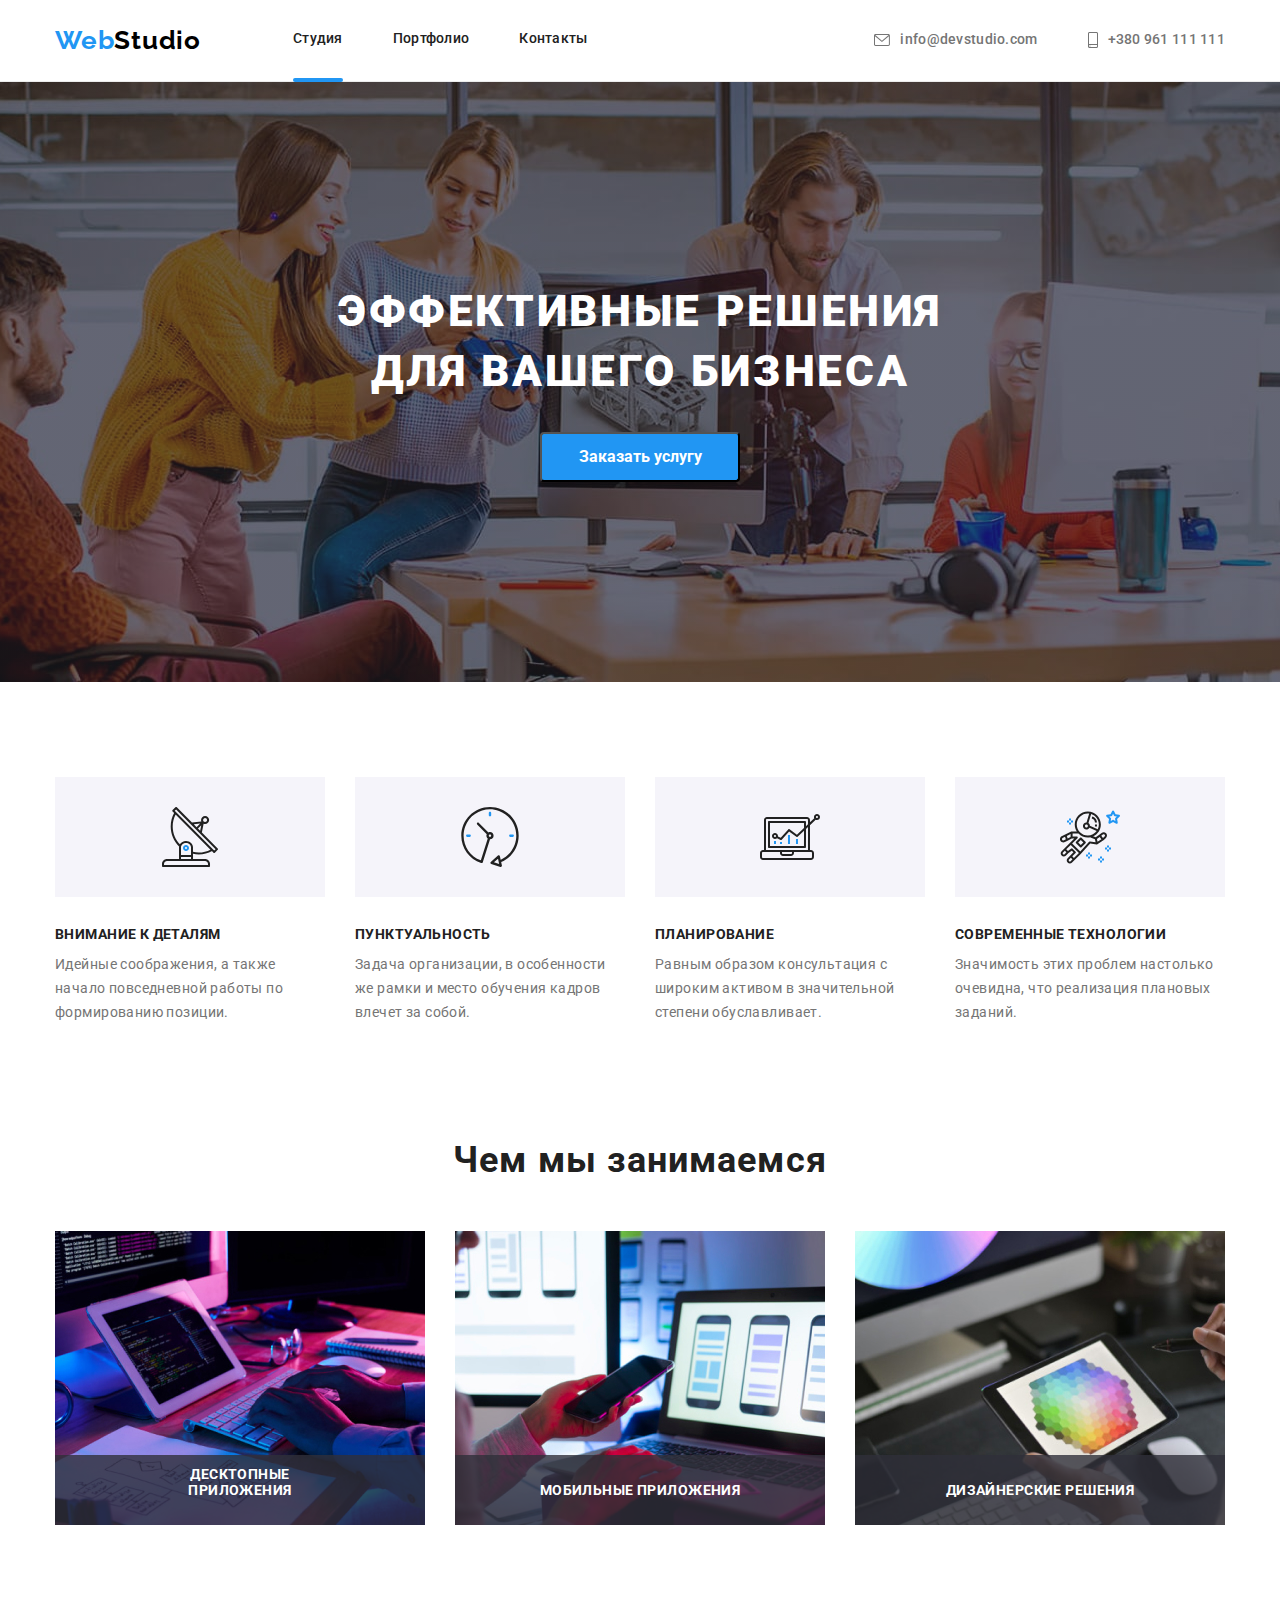
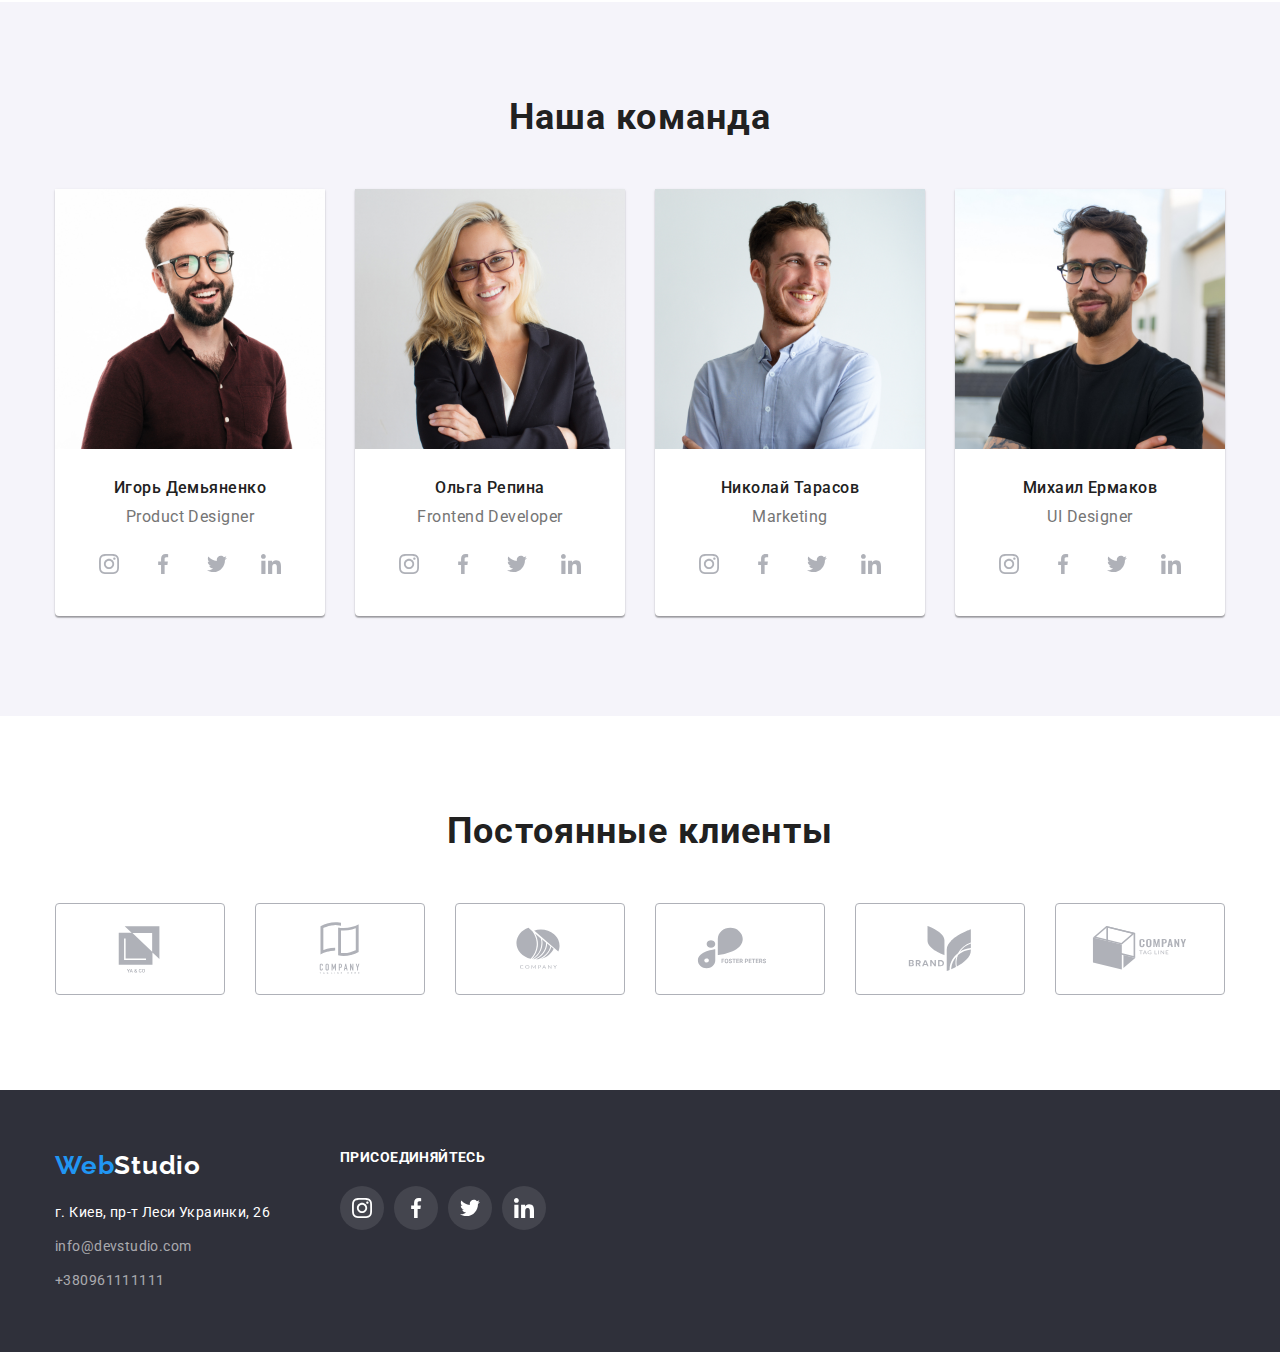
<file: index.html>
<!DOCTYPE html>
<html lang="RU">
<head>
    <meta charset="UTF-8">
    <meta http-equiv="X-UA-Compatible" content="IE=edge">
    <meta name="viewport" content="width=device-width, initial-scale=1.0">
    <title>Вебстудія</title>
    <link rel="preconnect" href="https://fonts.googleapis.com">
    <link rel="preconnect" href="https://fonts.gstatic.com" crossorigin>
    <link href="https://fonts.googleapis.com/css2?family=Roboto:wght@400;500;700;900&display=swap" rel="stylesheet">
    <link rel="preconnect" href="https://fonts.googleapis.com">
    <link rel="preconnect" href="https://fonts.gstatic.com" crossorigin>
    <link href="https://fonts.googleapis.com/css2?family=Raleway:wght@700&family=Roboto:wght@400;500;700;900&display=swap"
                  rel="stylesheet">
    <link rel="stylesheet" href="https://cdnjs.cloudflare.com/ajax/libs/modern-normalize/1.1.0/modern-normalize.min.css">
    <link rel="stylesheet" href="css/styles.css">
</head>
<body>
    
    <!-- шапка -->
    <header class="header">
    <div class="header-div container">

        
         <a href="./index.html" class="logo link" >Web<span class="logo-one">Studio</span> </a>
    <nav class="nav">
        
   <ul class="header-list list">
        <li class="header-item">
            <a href="./index.html" class="header-link header-line-stud link">Студия</a>
         </li>
        <li class="header-item">
            <a href="./portfolio.html" class="header-link link">Портфолио</a> 
        </li>
        <li class="header-item">
            <a href="" class="header-link link">Контакты</a>
        </li>
   </ul>

    </nav>
   <ul class="header-nav list">
        <li class="header-nav-item">
            <a class="header-maill link" href="info@devstudio.com">
                <svg class="maill-icon" width="16" height="12">
                    <use href="./img/sprite.svg#icon-post"></use>
                </svg>
             info@devstudio.com </a>
        </li>
        <li class="header-nav-item">
            <a class="header-tell link" href="tel:+380961111111">
                <svg class="tell-icon" width="10" height="16">
                    <use href="./img/sprite.svg#icon-smartphone"></use>
                </svg>
                +380 961 111 111</a>
        </li>
   </ul>
    </div>
</header>
    
<main>
    <!-- герой -->
<section class="section-hero overlay">
    <div class="hero">
        <div class="container"> 
            <h1 class="hero-text link">Эффективные решения <br> для вашего бизнеса</h1>
            <button  class="hero-button" type="button" data-modal-open>Заказать услугу</button> 
        </div>
    </div>
</section> 

   <!-- опис -->
    <section class="about">
        <div class="container">
            <ul class="about-list list">
                <li class="about-item about-box">
                    <div class="about-icon-item">
                <svg class="about-icon" width="106" height="60">
                    <use href="./img/sprite.svg#icon-antenna"></use>
                </svg>
                </div>
                    <h3 class="about-title link">Внимание к деталям</h3>
                    <p class="about-text link">Идейные соображения, а также начало повседневной работы по формированию позиции.</p>
                </li>
                <li class="about-item about-box">
                    <div class="about-icon-item">
                    <svg class="about-icon" width="106" height="60">
                        <use href="./img/sprite.svg#icon-clock"></use>
                    </svg>
                    </div>
                    <h3 class="about-title link">Пунктуальность</h3> 
                    <p class="about-text link">Задача организации, в особенности же рамки и место обучения кадров влечет за собой.</p>
                </li>
                <li class="about-item about-box">
                    <div class="about-icon-item">
                    <svg class="about-icon" width="106" height="60">
                        <use href="./img/sprite.svg#icon-diagram"></use>
                    </svg>
                    </div>
                    <h3 class="about-title link">Планирование</h3> 
                    <p class="about-text link">Равным образом консультация с широким активом в значительной степени обуславливает.</p>
                </li>
                <li class="about-item about-box">
                    <div class="about-icon-item">
                    <svg class="about-icon" width="106" height="60">
                        <use href="./img/sprite.svg#icon-astronaut"></use>
                    </svg>
                    </div>
                    <h3 class="about-title link">Современные технологии</h3> 
                    <p class="about-text link">Значимость этих проблем настолько очевидна, что реализация плановых заданий.</p>
                </li>
            </ul>
        </div>
    </section>
    <!-- вид роботи фото-->
<section class="work">
    <div class=" container">
        <h2 class="work-title link">Чем мы занимаемся</h2>
            <ul class="work-list list">
                
                <li class="work-item">
                        <img src="./img/box1.jpg" alt="кляцаєм по клаві">
                    <div class="img-box">
                    </div>
                    
                    <div class="title-img-box"></div>
                        <h3 class="title-work-img">Десктопные приложения</h3>
                    
                </li>
                
                
                
                <li class="work-item"> 
                    <img src="./img/box2.jpg" alt="тримаємо телефон">
                    <div class="img-box">
                    </div>
                    
                    
                    <h3 class="title-work-img">Мобильные приложения</h3>
                </li>
                <li class="work-item">
                    <img src="./img/box3.jpg" alt="вибираєм колір">
                    <div class="img-box">
                    </div>
                    
                    
                    <h3 class="title-work-img">Дизайнерские решения</h3>
                </li>
            </ul>   
    </div>
</section>

<!-- працівники -->
<section class="section-team">
    <div class="team container">

<h2 class="team-title" >Наша команда</h2>
    
<ul class="team-list list">
    <li class="team-item">
    <div class="team-box">
        <img src="./img/img1.jpg" alt="Ігор" width="270">
    <div class="team-text-p">
        <h3 class="team-text link">Игорь Демьяненко</h3>
        <p class="team-text-work link">Product Designer</p>
        <ul class="team-socials list socials-list">
            <li class="socials-item">
                <a href="" class="socials-link link">
                    <svg class="social-icon" width="20" height="20">
                        <use href="./img/sprite.svg#icon-instagram"></use>
                    </svg> 
                </a>

            </li>
            <li class="socials-item">
                <a href="" class="socials-link link">
                    <svg class="social-icon" width="20" height="20">
                        <use href="./img/sprite.svg#icon-facebook"></use>
                    </svg>
                </a>
            
            </li>
            <li class="socials-item">
                <a href="" class="socials-link link">
                    <svg class="social-icon" width="20" height="20">
                        <use href="./img/sprite.svg#icon-twitter"></use>
                    </svg>
                </a>
            
            </li>
            <li class="socials-item">
                <a href="" class="socials-link link">
                    <svg class="social-icon" width="20" height="20">
                        <use href="./img/sprite.svg#icon-linkedin"></use>
                    </svg>
                </a>
            
            </li>

        </ul>
    </div>
    </div>
    </li>

    <li class="team-item">
        <div class="team-box">
            <img src="./img/img2.jpg" alt="Ольга" width="270">
        <div class="team-text-p">
            <h3 class="team-text link">Ольга Репина</h3>
            <p class="team-text-work link">Frontend Developer</p>
            <ul class="team-socials list socials-list">
                <li class="socials-item">
                    <a href="" class="socials-link link">
                        <svg class="social-icon" width="20" height="20">
                            <use href="./img/sprite.svg#icon-instagram"></use>
                        </svg>
                    </a>
            
                </li>
                <li class="socials-item">
                    <a href="" class="socials-link link">
                        <svg class="social-icon" width="20" height="20">
                            <use href="./img/sprite.svg#icon-facebook"></use>
                        </svg>
                    </a>
            
                </li>
                <li class="socials-item">
                    <a href="" class="socials-link link">
                        <svg class="social-icon" width="20" height="20">
                            <use href="./img/sprite.svg#icon-twitter"></use>
                        </svg>
                    </a>
            
                </li>
                <li class="socials-item">
                    <a href="" class="socials-link link">
                        <svg class="social-icon" width="20" height="20">
                            <use href="./img/sprite.svg#icon-linkedin"></use>
                        </svg>
                    </a>
            
                </li>
            
            </ul>
        </div>
        </div>
    </li>

    <li class="team-item">
        <div class="team-box">
            <img src="./img/img3.jpg" alt="Микола" width="270">
        <div class="team-text-p">
            <h3 class="team-text link">Николай Тарасов</h3>
            <p class="team-text-work link">Marketing</p>
            <ul class="team-socials list socials-list">
                <li class="socials-item">
                    <a href="" class="socials-link link">
                        <svg class="social-icon" width="20" height="20">
                            <use href="./img/sprite.svg#icon-instagram"></use>
                        </svg>
                    </a>
            
                </li>
                <li class="socials-item">
                    <a href="" class="socials-link link">
                        <svg class="social-icon" width="20" height="20">
                            <use href="./img/sprite.svg#icon-facebook"></use>
                        </svg>
                    </a>
            
                </li>
                <li class="socials-item">
                    <a href="" class="socials-link link">
                        <svg class="social-icon" width="20" height="20">
                            <use href="./img/sprite.svg#icon-twitter"></use>
                        </svg>
                    </a>
            
                </li>
                <li class="socials-item">
                    <a href="" class="socials-link link">
                        <svg class="social-icon" width="20" height="20">
                            <use href="./img/sprite.svg#icon-linkedin"></use>
                        </svg>
                    </a>
            
                </li>
            
            </ul>
        </div>
        </div>
    </li>
    <li class="team-item">
    <div class="team-box">
        <img src="./img/img4.jpg" alt="Міша" width="270">
    <div class="team-text-p">
        <h3 class="team-text link">Михаил Ермаков</h3>
        <p class="team-text-work link">UI Designer</p>
        <ul class="team-socials list socials-list">
            <li class="socials-item">
                <a href="" class="socials-link link">
                    <svg class="social-icon" width="20" height="20">
                        <use href="./img/sprite.svg#icon-instagram"></use>
                    </svg>
                </a>
        
            </li>
            <li class="socials-item">
                <a href="" class="socials-link link">
                    <svg class="social-icon" width="20" height="20">
                        <use href="./img/sprite.svg#icon-facebook"></use>
                    </svg>
                </a>
        
            </li>
            <li class="socials-item">
                <a href="" class="socials-link link">
                    <svg class="social-icon" width="20" height="20">
                        <use href="./img/sprite.svg#icon-twitter"></use>
                    </svg>
                </a>
        
            </li>
            <li class="socials-item">
                <a href="" class="socials-link link">
                    <svg class="social-icon" width="20" height="20">
                        <use href="./img/sprite.svg#icon-linkedin"></use>
                    </svg>
                </a>
        
            </li>
        
        </ul>
    </div>
    </div>  
    </li>
    </ul>
    </div>

</section>

   <!-- Клієнти -->
   <section class="section-client">
       <div class="client container">
           <h2 class="client-title">Постоянные клиенты</h2>
           <ul class="client-list list">
               
                <li class="client-item">
                    <a href="" class="client-link link">
                        <svg class="client-icon" width="106" height="60">
                            <use href="./img/sprite.svg#icon-Logo"></use>
                        </svg>
                    </a>
                    
                </li>
                
                
                <li class="client-item">
                    <a href="" class="client-link link">
                        <svg class="client-icon" width="106" height="60">
                            <use href="./img/sprite.svg#icon-Logo-1"></use>
                        </svg>
                    </a>
                
                </li>
                
               
                <li class="client-item">
                    <a href="" class="client-link link">
                        <svg class="client-icon" width="106" height="60">
                            <use href="./img/sprite.svg#icon-Logo-2"></use>
                        </svg>
                    </a>
                
                </li>
              
                
                <li class="client-item">
                    <a href="" class="client-link link">
                        <svg class="client-icon" width="106" height="60">
                            <use href="./img/sprite.svg#icon-Logo-3"></use>
                        </svg>
                    </a>
                
                </li>
               
                <li class="client-item">
                    <a href="" class="client-link link">
                        <svg class="client-icon" width="106" height="60">
                            <use href="./img/sprite.svg#icon-Logo-4"></use>
                        </svg>
                    </a>
                
                </li>
               
               
                <li class="client-item">
                    <a href="" class="client-link link">
                        <svg class="client-icon" width="106" height="60">
                            <use href="./img/sprite.svg#icon-Logo-5"></use>
                        </svg>
                    </a>
                
                </li>
               
           </ul>
       </div>

   </section>


</main> 
<!-- футер -->

<footer class="footer">
    <div class="container footer-div">
        <div class="footer-left">
    <a href="./index.html" class="logo link">Web<span class="logo-two">Studio</span> </a>
    <div class="footer-nav">
    
        <ul class="footer-list list">
            <li class="footer-item">
                <a class="footer-address link" href="">г. Киев, пр-т Леси Украинки, 26</a>
                </li>
            <li class="footer-item">
                <a class="footer-mail-tel link" href="info@devstudio.com">info@devstudio.com</a>
            </li>
            <li class="footer-item">
                <a class="footer-mail-tel link" href="tel:+380961111111">+380961111111</a>
            </li>
        </ul>
        </div>
    </div>

    <div class="footer-right">
    <h2 class="footer-right-title">
        присоединяйтесь
    </h2>
    <ul class="footer-list-box list">
        <li class="foter-icon-item">
            <a href="" class="footer-link link">
                <svg class="footer-icon" width="20" height="20">
                    <use href="./img/sprite.svg#icon-instagram"></use>
                </svg>
            </a>

        </li>
        <li class="foter-icon-item">
            <a href="" class="footer-link link">
                <svg class="footer-icon" width="20" height="20">
                    <use href="./img/sprite.svg#icon-facebook"></use>
                </svg>
            </a>
        
        </li>
        <li class="foter-icon-item">
            <a href="" class="footer-link link">
                <svg class="footer-icon" width="20" height="20">
                    <use href="./img/sprite.svg#icon-twitter"></use>
                </svg>
            </a>
        
        </li>
        <li class="foter-icon-item">
            <a href="" class="footer-link link">
                <svg class="footer-icon" width="20" height="20">
                    <use href="./img/sprite.svg#icon-linkedin"></use>
                </svg>
            </a>
        
        </li>
        
    </ul>
    </div>
</div>
</footer>
<div class="backdrop is-hidden" data-modal>
    <div class="modal-hero">
        <button type="button" class="btn" data-modal-close>
            <svg class="vector-icon" width="11" height="11">
                <use href="./img/sprite.svg#icon-vector"></use>
            </svg>
        </button>

    </div>

</div>

<script src="./js/modal.js"></script>
</body>
</html>
</file>
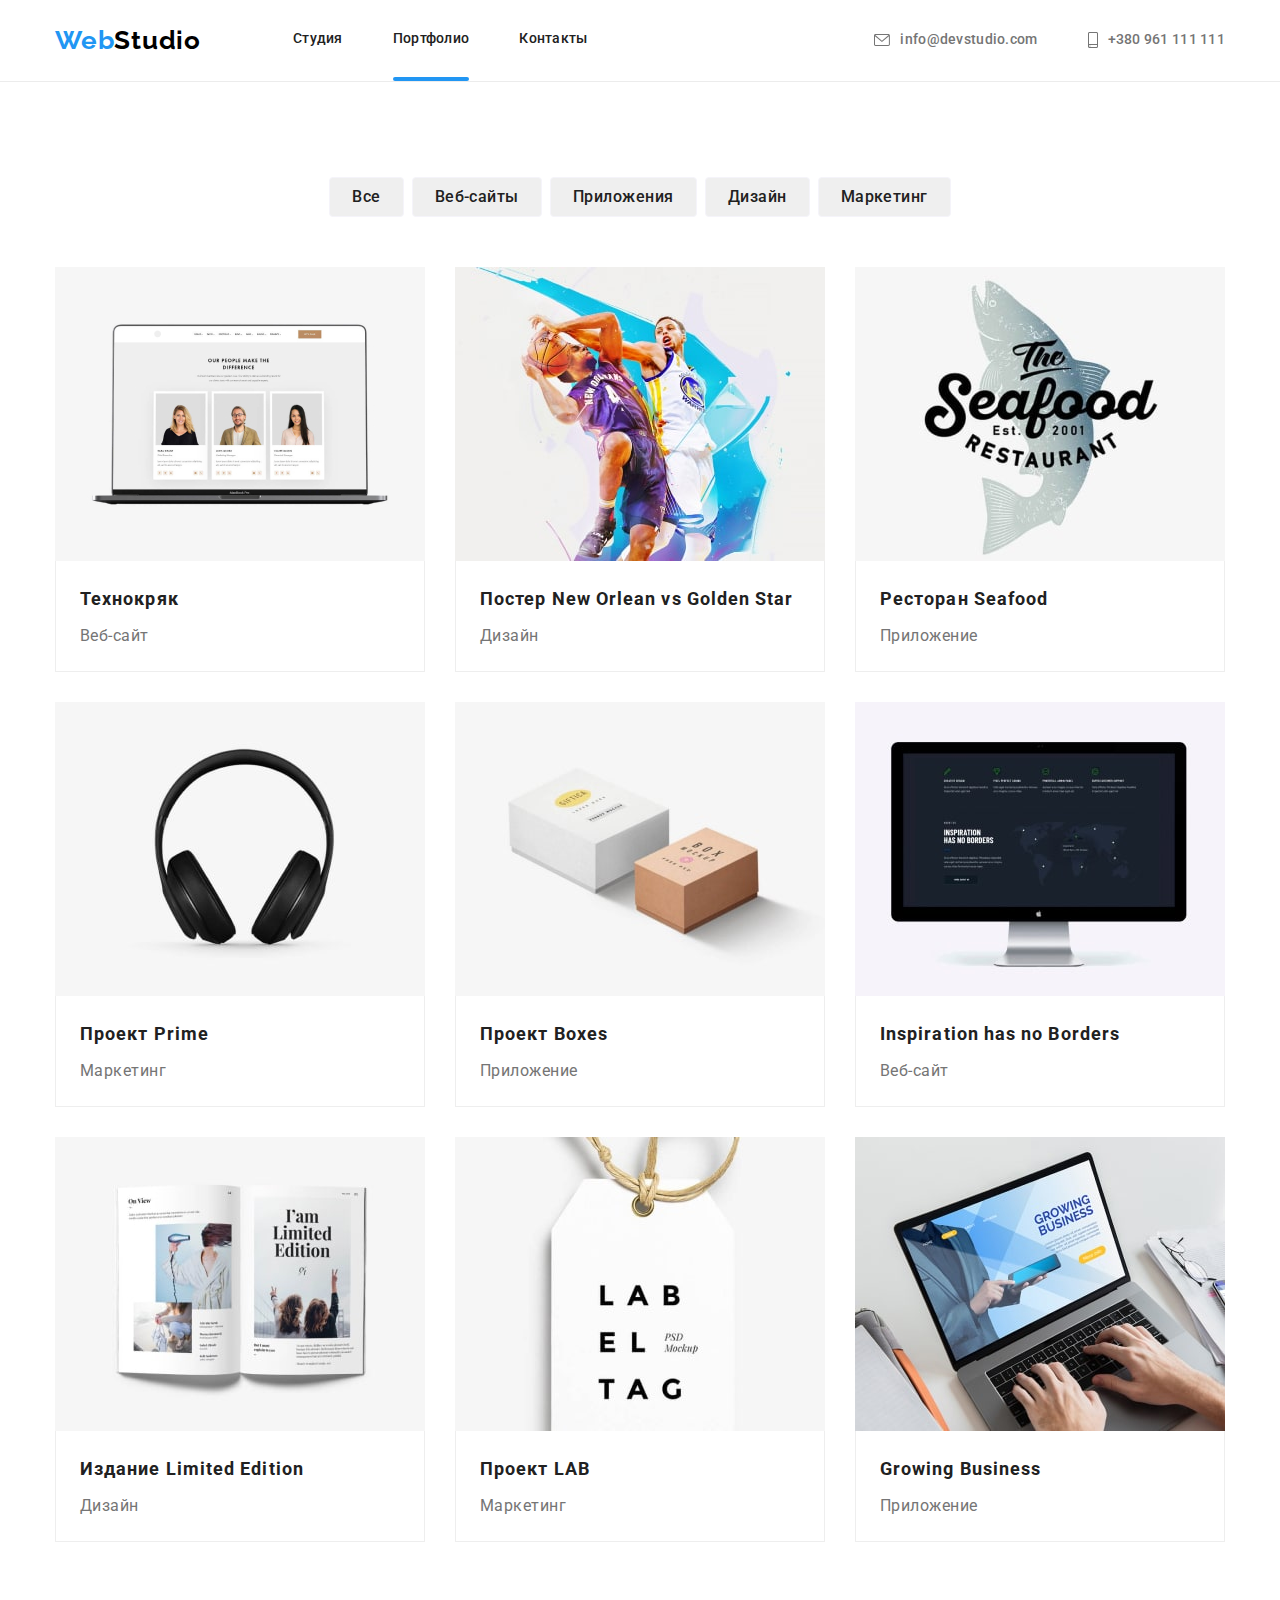
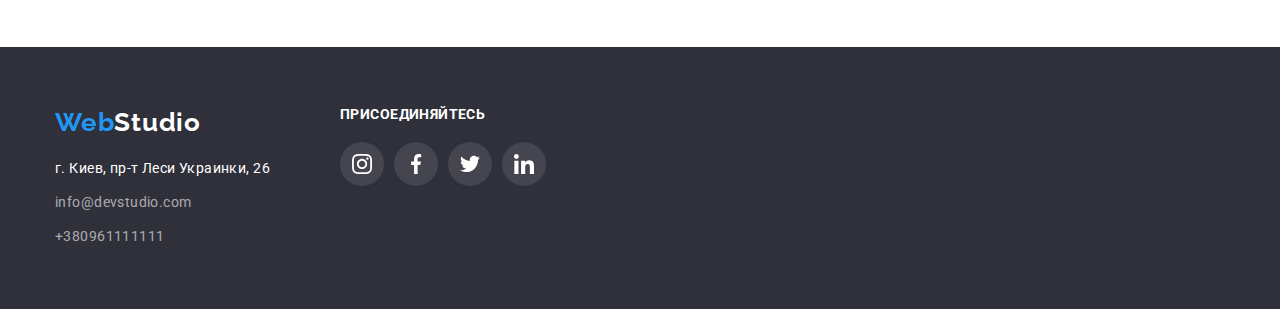
<file: portfolio.html>
<!DOCTYPE html>
<html lang="RU">
<head>
    <meta charset="UTF-8">
    <meta http-equiv="X-UA-Compatible" content="IE=edge">
    <meta name="viewport" content="width=device-width, initial-scale=1.0">
    <title>Портфоліо</title>
    <link rel="preconnect" href="https://fonts.googleapis.com">
    <link rel="preconnect" href="https://fonts.gstatic.com" crossorigin>
    <link href="https://fonts.googleapis.com/css2?family=Roboto:wght@400;500;700;900&display=swap" rel="stylesheet">
    <link rel="preconnect" href="https://fonts.googleapis.com">
    <link rel="preconnect" href="https://fonts.gstatic.com" crossorigin>
    <link href="https://fonts.googleapis.com/css2?family=Raleway:wght@700&family=Roboto:wght@400;500;700;900&display=swap"
        rel="stylesheet">

   <link rel="stylesheet" href="https://cdnjs.cloudflare.com/ajax/libs/modern-normalize/1.1.0/modern-normalize.min.css">


    <link rel="stylesheet" href="css/styles.css">   
</head>
<body>
    
    <!-- Хедер!!!!! -->
    <header class="header">
        <div class="header-div container">
    
    
            <a href="./index.html" class="logo link">Web<span class="logo-one">Studio</span> </a>
            <nav class="nav">
    
                <ul class="header-list list">
                    <li class="header-item">
                        <a href="./index.html" class="header-link link">Студия</a>
                    </li>
                    <li class="header-item">
                        <a href="./portfolio.html" class="header-link header-line-port link">Портфолио</a>
                    </li>
                    <li class="header-item">
                        <a href="" class="header-link link">Контакты</a>
                    </li>
                </ul>
    
            </nav>
            <ul class="header-nav list">
                <li class="header-nav-item">
                    <a class="header-maill link" href="info@devstudio.com">
                        <svg class="maill-icon" width="16" height="12">
                            <use href="./img/sprite.svg#icon-post"></use>
                        </svg>
                        info@devstudio.com </a>
                </li>
                <li class="header-nav-item">
                    <a class="header-tell link" href="tel:+380961111111">
                        <svg class="tell-icon" width="10" height="16">
                            <use href="./img/sprite.svg#icon-smartphone"></use>
                        </svg>
                        +380 961 111 111</a>
                </li>
            </ul>
        </div>
    </header>
<main>
    <!-- кнопки -->
<section class="section-portfolio">
    <div class="container ">
    <h2 class="hide
    ">Кнопки</h2>
    <div class="button-box">
        <ul class="button-portfolio list">
            <li class="button-item">
            <button class="button-portfolio-list" type="button">Все</button>
            </li>
            <li class="button-item">
                <button class="button-portfolio-list" type="button">Веб-сайты</button>
            </li>
            <li class="button-item">
                <button class="button-portfolio-list" type="button">Приложения</button>
            </li>
            <li class="button-item">
                <button class="button-portfolio-list" type="button">Дизайн</button>
            </li>
            <li class="button-item">
                <button class="button-portfolio-list" type="button">Маркетинг</button>
            </li>
        </ul>
</div>
<!-- фото -->
<div class="card-box">
        <ul 
        class="card-set list ">
        <li class="card-item">
                <div class="card-overlay">
                    <img src="./img/project1.jpg" alt="Ноутбук" width="370" height="294">
                    <p class="card-text-top">
                        Технокряк это современная площадка распространения коронавируса. Компании используют эту платформу для цифрового
                        шпионажа и атак на защищённые сервера конкурентов.
                    </p>
                </div>
               <div class="text-box">
                <h3 class="foto-title link">Технокряк</h3>
                <p class="foto-text link">Веб-сайт</p>
            </div>
        </li>
    
        <li class="card-item">
            <div class="card-overlay">
            <img src="./img/project2.jpg" alt="Постер Новий Орлеан" width="370" height="294">
                <p class="card-text-top">
                    Технокряк это современная площадка распространения коронавируса. Компании используют эту платформу для цифрового
                    шпионажа и атак на защищённые сервера конкурентов.
                </p>
                </div>
            <div class="text-box">
                <h3 class="foto-title link">Постер New Orlean vs Golden Star</h3>
                <p class="foto-text link">Дизайн</p>
            </div>
        </li>

        <li class="card-item">
            <div class="card-overlay">
            <img src="./img/project3.jpg" alt="Ресторан постер" width="370" height="294">
                <p class="card-text-top">
                    Технокряк это современная площадка распространения коронавируса. Компании используют эту платформу для цифрового
                    шпионажа и атак на защищённые сервера конкурентов.
                </p>
                </div>
           <div class="text-box">
                <h3 class="foto-title link">Ресторан Seafood</h3>
                <p class="foto-text link">Приложение</p>
            </div>
        </li>
        <li class="card-item">
            <div class="card-overlay">
            <img src="./img/project4.jpg" alt="Навушники" width="370" height="294">
                <p class="card-text-top">
                    Технокряк это современная площадка распространения коронавируса. Компании используют эту платформу для цифрового
                    шпионажа и атак на защищённые сервера конкурентов.
                </p>
                </div>
           <div class="text-box">
                <h3 class="foto-title link">Проект Prime</h3>
                <p class="foto-text link">Маркетинг</p>
            </div>
        </li>
        <li class="card-item">
            <div class="card-overlay">
            <img src="./img/project5.jpg" alt="Коробки" width="370" height="294">
                <p class="card-text-top">
                    Технокряк это современная площадка распространения коронавируса. Компании используют эту платформу для цифрового
                    шпионажа и атак на защищённые сервера конкурентов.
                </p>
                </div>
           <div class="text-box">
                <h3 class="foto-title link">Проект Boxes</h3>
                <p class="foto-text link">Приложение</p>
            </div>
        </li>
        <li class="card-item">
            <div class="card-overlay">
            <img src="./img/project6.jpg" alt="Комп'ютер" width="370" height="294">
                <p class="card-text-top">
                    Технокряк это современная площадка распространения коронавируса. Компании используют эту платформу для цифрового
                    шпионажа и атак на защищённые сервера конкурентов.
                </p>
                </div>
            <div class="text-box">
                <h3 class="foto-title link">Inspiration has no Borders</h3>
                <p class="foto-text link">Веб-сайт</p>
            </div>
        </li>
        <li class="card-item">
            <div class="card-overlay">
            <img src="./img/project7.jpg" alt="Книга" width="370" height="294">
                <p class="card-text-top">
                    Технокряк это современная площадка распространения коронавируса. Компании используют эту платформу для цифрового
                    шпионажа и атак на защищённые сервера конкурентов.
                </p>
                </div>
            <div class="text-box">
                <h3 class="foto-title link">Издание Limited Edition</h3>
                <p class="foto-text link">Дизайн</p>
            </div>
        </li>
        <li class="card-item">
            <div class="card-overlay">
            <img src="./img/project8.jpg" alt="Бірка" width="370" height="294">
                <p class="card-text-top">
                    Технокряк это современная площадка распространения коронавируса. Компании используют эту платформу для цифрового
                    шпионажа и атак на защищённые сервера конкурентов.
                </p>
                </div>
            <div class="text-box">
                <h3 class="foto-title link">Проект LAB</h3>
                <p class="foto-text link">Маркетинг</p>
            </div>
        </li>
        <li class="card-item">
            <div class="card-overlay">
            <img src="./img/project9.jpg" alt="Ноутбук" width="370" height="294">
                <p class="card-text-top">
                    Технокряк это современная площадка распространения коронавируса. Компании используют эту платформу для цифрового
                    шпионажа и атак на защищённые сервера конкурентов.
                </p>
                </div>
                <div class="text-box">
                    <h3 class="foto-title link">Growing Business</h3>
                    <p class="foto-text link">Приложение</p>
                </div>
        </li>
    </ul>
</div>
</div>
</section>
</main>

<footer class="footer">
    <div class="container footer-div">
        <div class="footer-left">
            <a href="./index.html" class="logo link">Web<span class="logo-two">Studio</span> </a>
            <div class="footer-nav">

                <ul class="footer-list list">
                    <li class="footer-item">
                        <a class="footer-address link" href="">г. Киев, пр-т Леси Украинки, 26</a>
                    </li>
                    <li class="footer-item">
                        <a class="footer-mail-tel link" href="info@devstudio.com">info@devstudio.com</a>
                    </li>
                    <li class="footer-item">
                        <a class="footer-mail-tel link" href="tel:+380961111111">+380961111111</a>
                    </li>
                </ul>
            </div>
        </div>

        <div class="footer-right">
            <h2 class="footer-right-title">
                присоединяйтесь
            </h2>
            <ul class="footer-list-box list">
                <li class="foter-icon-item">
                    <a href="" class="footer-link link">
                        <svg class="footer-icon" width="20" height="20">
                            <use href="./img/sprite.svg#icon-instagram"></use>
                        </svg>
                    </a>

                </li>
                <li class="foter-icon-item">
                    <a href="" class="footer-link link">
                        <svg class="footer-icon" width="20" height="20">
                            <use href="./img/sprite.svg#icon-facebook"></use>
                        </svg>
                    </a>

                </li>
                <li class="foter-icon-item">
                    <a href="" class="footer-link link">
                        <svg class="footer-icon" width="20" height="20">
                            <use href="./img/sprite.svg#icon-twitter"></use>
                        </svg>
                    </a>

                </li>
                <li class="foter-icon-item">
                    <a href="" class="footer-link link">
                        <svg class="footer-icon" width="20" height="20">
                            <use href="./img/sprite.svg#icon-linkedin"></use>
                        </svg>
                    </a>

                </li>

            </ul>
        </div>
    </div>
</footer>
</body>
</html>
</file>
<file: css/styles.css>
:root {
  --main-text-color: #757575;
  --secondary-text-color: #212121;
  --main-title-color: #ffffff;
  --accent-color: #2196f3;
}

body {
  font-family: "Roboto", sans-serif;
  background: var(--main-title-color);
}
h1,
h2,
h3,
h4,
h5,
h6,
p {
  margin: 0;
}
img {
  display: block;
  max-width: 100%;
  height: auto;
}
.list {
  list-style: none;
  padding: 0;
  margin: 0;
}
.link {
  text-decoration: none;
}
.container {
  margin-left: auto;
  margin-right: auto;
  width: 1200px;
  padding-left: 15px;
  padding-right: 15px;
}
/* HEDER!!!!!!!!!!!!! */
.header {
  border-bottom: 1px solid #ececec;

  padding-top: 25px;
  padding-bottom: 25px;
}
.header-div {
  display: flex;
  align-items: center;
}
.logo {
  font-family: Raleway;
  font-style: normal;
  font-weight: 700;
  font-size: 26px;
  line-height: 1.19;
  letter-spacing: 0.03em;
  color: #2196f3;
}
.logo-one {
  color: #000;
}

/* силки!!!!!!!!!!!!!! */
.header-item:not(:last-child) {
  margin-right: 50px;
}

.header-list {
  display: flex;
  margin-left: 92px;
}

.header-link {
  display: block;

  font-style: normal;
  font-weight: 500;
  font-size: 14px;
  line-height: 16px;
  letter-spacing: 0.02em;
  color: var(--secondary-text-color);

  transition-property: color;
  transition-duration: 250ms;
  transition-timing-function: cubic-bezier(0.4, 0, 0.2, 1);
}
.header-link:hover,
.header-link:focus {
  color: var(--accent-color);
}

.header-line-stud::after {
  display: block;
  content: "";
  margin-top: 31.5px;
  margin-bottom: -31.5px;
  width: 100%;
  height: 4px;
  border-radius: 2px;

  background-color: var(--accent-color);
}
.header-line-port::after {
  display: block;
  content: "";
  margin-top: 31px;
  margin-bottom: -31px;
  width: 100%;
  height: 4px;
  border-radius: 2px;

  background-color: var(--accent-color);
}

/* телефон емеіл */
.header-nav {
  display: flex;
  margin-left: auto;
  align-items: center;
}
.header-nav .header-nav-item + .header-nav-item {
  margin-left: 50px;
}

.header-maill {
  display: flex;
  font-style: normal;
  font-weight: 500;
  font-size: 14px;
  line-height: 1.14;
  letter-spacing: 0.02em;
  color: var(--main-text-color);
  align-items: center;

  transition-property: color;
  transition-duration: 250ms;
  transition-timing-function: cubic-bezier(0.4, 0, 0.2, 1);
}
.maill-icon {
  margin-right: 10px;
  fill: var(--main-text-color);
  fill: currentColor;
}

.header-maill:hover,
.header-maill:focus {
  color: var(--accent-color);
}
.header-tell {
  display: flex;
  font-style: normal;
  font-weight: 500;
  font-size: 14px;
  line-height: 1.14;
  letter-spacing: 0.02em;
  color: var(--main-text-color);
  align-items: center;

  transition-property: color;
  transition-duration: 250ms;
  transition-timing-function: cubic-bezier(0.4, 0, 0.2, 1);
}
.tell-icon {
  margin-right: 10px;
  fill: var(--main-text-color);
  fill: currentColor;
}

.header-tell:hover,
.header-tell:focus {
  color: var(--accent-color);
}
/* герой!!!!!!!! */
.overlay {
  max-width: 1600px;
  min-height: 600px;
  margin-left: auto;
  margin-right: auto;
  background-image: linear-gradient(
      rgba(47, 48, 58, 0.4),
      rgba(47, 48, 58, 0.4)
    ),
    url(../img/hero-img.jpg);

  background-size: cover;
  background-repeat: no-repeat;
  background-position: center;
}
.section-hero {
  padding-top: 200px;
  padding-bottom: 200px;
  background-color: #2f303a;
}
.hero {
  text-align: center;
  margin-left: auto;
  margin-right: auto;
}

.hero-text {
  margin-top: 0px;
  margin-bottom: 30px;

  letter-spacing: 0.06em;
  text-transform: uppercase;

  font-style: normal;
  font-weight: 900;
  font-size: 44px;
  line-height: 1.36;

  letter-spacing: 0.06em;
  text-transform: uppercase;
  color: var(--main-title-color);
}
.hero-button {
  background-color: var(--accent-color);

  font-style: normal;
  width: 200px;
  height: 50px;
  color: var(--main-title-color);

  font-style: normal;
  font-weight: 700;
  font-size: 16px;
  line-height: 1.87;

  box-shadow: 0px 4px 4px rgba(0, 0, 0, 0.15);
  border-radius: 4px;
}

/* опис!!!!!!!!! */
.about {
  padding-top: 95px;
  padding-bottom: 115px;
}
.about-list {
  display: flex;
}

.about-item {
  flex: 1 1 auto;
  width: 270px;
  height: 251px;
}
.about-icon-item {
  align-items: center;
  justify-content: center;
  margin-bottom: 30px;
  display: flex;
  background-color: #f5f4fa;
  width: 270px;
  height: 120px;
  background-position: center;
}
.about-box {
  width: 100%;
  height: 100%;
}
.about-box:not(:last-child) {
  margin-right: 30px;
}

.about-title {
  margin: 0 0 10px 0;
  font-style: normal;
  font-weight: 700;
  font-size: 14px;
  line-height: 1.14;
  letter-spacing: 0.03em;
  text-transform: uppercase;
  color: var(--secondary-text-color);
}
.about-text {
  font-style: normal;
  font-weight: normal;
  font-size: 14px;
  line-height: 1.71;
  letter-spacing: 0.03em;
  color: var(--main-text-color);
}

/* РОБОТА фото!!!!!!! */
.work {
  padding-bottom: 77px;
}

.work-title {
  margin-bottom: 50px;
  margin-top: 0px;
  font-style: normal;
  font-weight: bold;
  font-size: 36px;
  line-height: 1.16;
  text-align: center;
  letter-spacing: 0.03em;
  color: var(--secondary-text-color);
}

.work-list {
  display: flex;
}

.work-item:not(:last-child) {
  margin-right: 30px;
}

.work-item {
  position: relative;
}
.img-box {
  position: absolute;
  bottom: 0;
  left: 0;
  width: 370px;
  height: 70px;
  background: rgba(47, 48, 58, 0.8);
  /* opacity: 0.3; */
}
.title-work-img {
  position: absolute;
  font-style: normal;
  width: 205px;
  bottom: 27px;
  left: 50%;
  transform: translate(-50%);
  font-weight: bold;
  font-size: 14px;
  line-height: 1.14;
  text-align: center;
  letter-spacing: 0.03em;
  text-transform: uppercase;

  color: var(--main-title-color);
}

/* ПРАЦІВНИКИ!!!!!! */
.section-team {
  padding-top: 95px;
  padding-bottom: 100px;
  background-color: #f5f4fa;
}

.team-box {
  background-color: #ffffff;
  box-shadow: 0px 1px 3px rgba(0, 0, 0, 0.12), 0px 1px 1px rgba(0, 0, 0, 0.14),
    0px 2px 1px rgba(0, 0, 0, 0.2);
  border-radius: 0px 0px 4px 4px;
}
.team-title {
  text-align: center;
  margin-bottom: 50px;
  font-style: normal;
  font-weight: 700;
  font-size: 36px;
  line-height: 1.16;
  text-align: center;
  letter-spacing: 0.03em;
  color: var(--secondary-text-color);
}

.team-list {
  display: flex;
}
.team-item:not(:last-child) {
  margin-right: 30px;
}
.team-text-p {
  padding: 30px 0;
}
.team-text {
  text-align: center;
  margin-bottom: 10px;
  font-style: normal;
  font-weight: 500;
  font-size: 16px;
  line-height: 1.18;
  letter-spacing: 0.03em;
  color: var(--secondary-text-color);
}
.team-text-work {
  margin-top: 0;

  text-align: center;
  font-style: normal;
  font-weight: normal;
  font-size: 16px;
  line-height: 1.18;
  letter-spacing: 0.03em;
  color: var(--main-text-color);
  margin-bottom: 15px;
}

.socials-list {
  display: flex;
  justify-content: center;
}
.socials-item {
  width: 44px;
  height: 44px;
}
.socials-item:not(:last-child) {
  margin-right: 10px;
}
.socials-link {
  width: 100%;
  height: 100%;
  display: flex;
  align-items: center;
  justify-content: center;
  border-radius: 50%;
  background-color: #ffffff;
  fill: #afb1b8;

  transition-property: background-color;
  transition-duration: 500ms;
  transition-timing-function: cubic-bezier(0.4, 0, 0.2, 1);
}
.socials-link:hover,
.socials-link:focus,
.socials-link:hover .socials-icon,
.socials-link:focus .socials-icon {
  fill: #ffffff;
  background-color: var(--accent-color);
  cursor: pointer;
}
/* клієнти!!!! */
.section-client {
  padding-top: 95px;
  padding-bottom: 95px;
}
.client-title {
  font-style: normal;
  font-weight: 700;
  font-size: 36px;
  line-height: 1.16;
  text-align: center;
  letter-spacing: 0.03em;
  color: var(--secondary-text-color);
  margin-bottom: 50px;
}
.client-list {
  display: flex;
  justify-content: center;
}
.client-item {
  width: 170px;
  height: 92px;
  border: 1px solid #afb1b8;
  box-sizing: border-box;
  border-radius: 4px;
}
.client-item:not(:last-child) {
  margin-right: 30px;
}

.client-link {
  width: 100%;
  height: 100%;
  display: flex;
  align-items: center;
  justify-content: center;

  fill: #afb1b8;
}
.client-icon {
  transition-property: fill;
  transition-duration: 250ms;
  transition-timing-function: cubic-bezier(0.4, 0, 0.2, 1);
}
.client-item:hover,
.client-item:focus,
.client-link:hover .client-icon,
.client-link:focus .client-icon {
  fill: var(--accent-color);
  border-color: var(--accent-color);
}
/* ФУтер!!!!!!!! */

.footer {
  background: #2f303a;

  padding-top: 60px;
  padding-bottom: 60px;
}
.footer-div {
  display: flex;
}
.logo-two {
  color: var(--main-title-color);
}
.footer-nav {
  margin: 20px 0 0 0;
}
.footer-item:not(:last-child) {
  margin-bottom: 10px;
}
.footer-address {
  font-style: normal;
  font-weight: normal;
  font-size: 14px;
  line-height: 1.71;
  letter-spacing: 0.03em;
  color: var(--main-title-color);
}
.footer-mail-tel {
  font-style: normal;
  font-weight: normal;
  font-size: 14px;
  line-height: 1.71;
  letter-spacing: 0.03em;
  color: rgba(255, 255, 255, 0.6);
}
.footer-right {
  padding-left: 70px;
}
.footer-right-title {
  font-style: normal;
  font-weight: bold;
  font-size: 14px;
  line-height: 1.14;
  letter-spacing: 0.03em;
  text-transform: uppercase;
  color: var(--main-title-color);
  margin-bottom: 20px;
}
.footer-list-box {
  display: flex;
}
.foter-icon-item {
  width: 44px;
  height: 44px;
}
.foter-icon-item:not(:last-child) {
  margin-right: 10px;
}
.footer-link {
  width: 100%;
  height: 100%;
  display: flex;
  align-items: center;
  justify-content: center;
  border-radius: 50%;

  background: rgba(255, 255, 255, 0.1);
  fill: #ffffff;

  transition-property: background-color;
  transition-duration: 250ms;
  transition-timing-function: cubic-bezier(0.4, 0, 0.2, 1);
}
.footer-link:hover,
.footer-link:focus {
  background-color: var(--accent-color);
}
/* -------------ПОРТФОЛІО------------ */
.hide {
  display: none;
}

.section-portfolio {
  padding-top: 95px;
  padding-bottom: 105px;
}
.button-item:not(:last-child) {
  margin-right: 8px;
}
.button-portfolio {
  display: flex;
  justify-content: center;
  flex-basis: calc(100% / 4 - 8px);

  margin-left: auto;
  margin-right: auto;
  margin-bottom: 50px;
}

.button-portfolio-list {
  font-family: Roboto;
  font-style: normal;
  font-weight: 500;
  font-size: 16px;
  line-height: 1.62;
  text-align: center;
  letter-spacing: 0.03em;
  color: var(--secondary-text-color);
  border: 1px solid #f5f4fa;
  border-radius: 4px;
  padding-left: 22px;
  padding-right: 22px;
  padding-top: 6px;
  padding-bottom: 6px;

  transition-property: background-color;
  transition-duration: 500ms;
  transition-timing-function: cubic-bezier(0.4, 0, 0.2, 1);
}

.button-portfolio-list:hover,
.button-portfolio-list:focus {
  color: var(--main-title-color);
  background-color: var(--accent-color);
}
.card-box {
  margin-left: auto;
  margin-right: auto;
}
.card-set {
  display: flex;
  flex-wrap: wrap;

  padding: 0;
  margin: 0;
  margin-left: -30px;
  margin-top: -30px;
}

.card-set > .card-item {
  flex-basis: calc(100% / 3 - 30px);
  margin-left: 30px;
  margin-top: 30px;

  box-sizing: border-box;

  transition-property: box-shadow;
  transition-duration: 250ms;
  transition-timing-function: cubic-bezier(0.4, 0, 0.2, 1);
}
.card-item:hover,
.card-item:focus {
  box-shadow: 0px 1px 1px rgba(0, 0, 0, 0.12), 0px 4px 4px rgba(0, 0, 0, 0.06),
    1px 4px 6px rgba(0, 0, 0, 0.16);
}
.card-overlay {
  position: relative;
  overflow: hidden;
}
.card-text-top {
  position: absolute;
  font-style: normal;
  font-weight: normal;
  top: 0;
  left: 0;
  height: 100%;
  padding: 63px 24px;
  overflow: auto;
  font-size: 18px;
  line-height: 1.56;
  letter-spacing: 0.03em;
  color: var(--main-title-color);
  background: rgba(33, 150, 243, 0.9);

  transform: translateY(100%);
  transition: transform 250ms cubic-bezier(0.4, 0, 0.2, 1);
}
.card-item:hover .card-text-top {
  transform: translateY(0%);
}
.text-box {
  padding-top: 20px;
  padding-right: 24px;
  padding-bottom: 20px;
  padding-left: 24px;

  border-bottom: 1px solid #eeeeee;
  border-left: 1px solid #eeeeee;
  border-right: 1px solid #eeeeee;
}
.foto-title {
  font-style: normal;
  font-weight: 700;
  font-size: 18px;
  line-height: 2;
  letter-spacing: 0.06em;
  color: var(--secondary-text-color);
  margin-bottom: 4px;
}
.foto-text {
  font-style: normal;
  font-weight: normal;
  font-size: 16px;
  line-height: 1.87;
  letter-spacing: 0.03em;
  color: var(--main-text-color);
}
/* MODAL!!!!!! */

.backdrop {
  position: fixed;
  height: 100vh;
  width: 100vw;
  background-color: rgba(0, 0, 0, 0.2);
  top: 0;
  transition: opacity 250ms, visibility 250ms;
}

.modal-hero {
  position: absolute;
  width: 528px;
  height: 581px;
  background-color: #ffffff;

  left: 50%;
  top: 50%;
  transform: translate(-50%, -50%);
  padding: 40px;
  box-shadow: 0px 1px 3px rgba(0, 0, 0, 0.12), 0px 1px 1px rgba(0, 0, 0, 0.14),
    0px 2px 1px rgba(0, 0, 0, 0.2);
  border-radius: 4px;
}

.btn {
  width: 30px;
  height: 30px;

  background-color: unset;
  border-radius: 50%;
  position: absolute;
  right: 8px;
  top: 8px;
  border: 1px solid rgba(0, 0, 0, 0.1);
  box-sizing: border-box;
}
.backdrop.is-hidden {
  opacity: 0;
  visibility: hidden;
  pointer-events: none;
}
</file>
